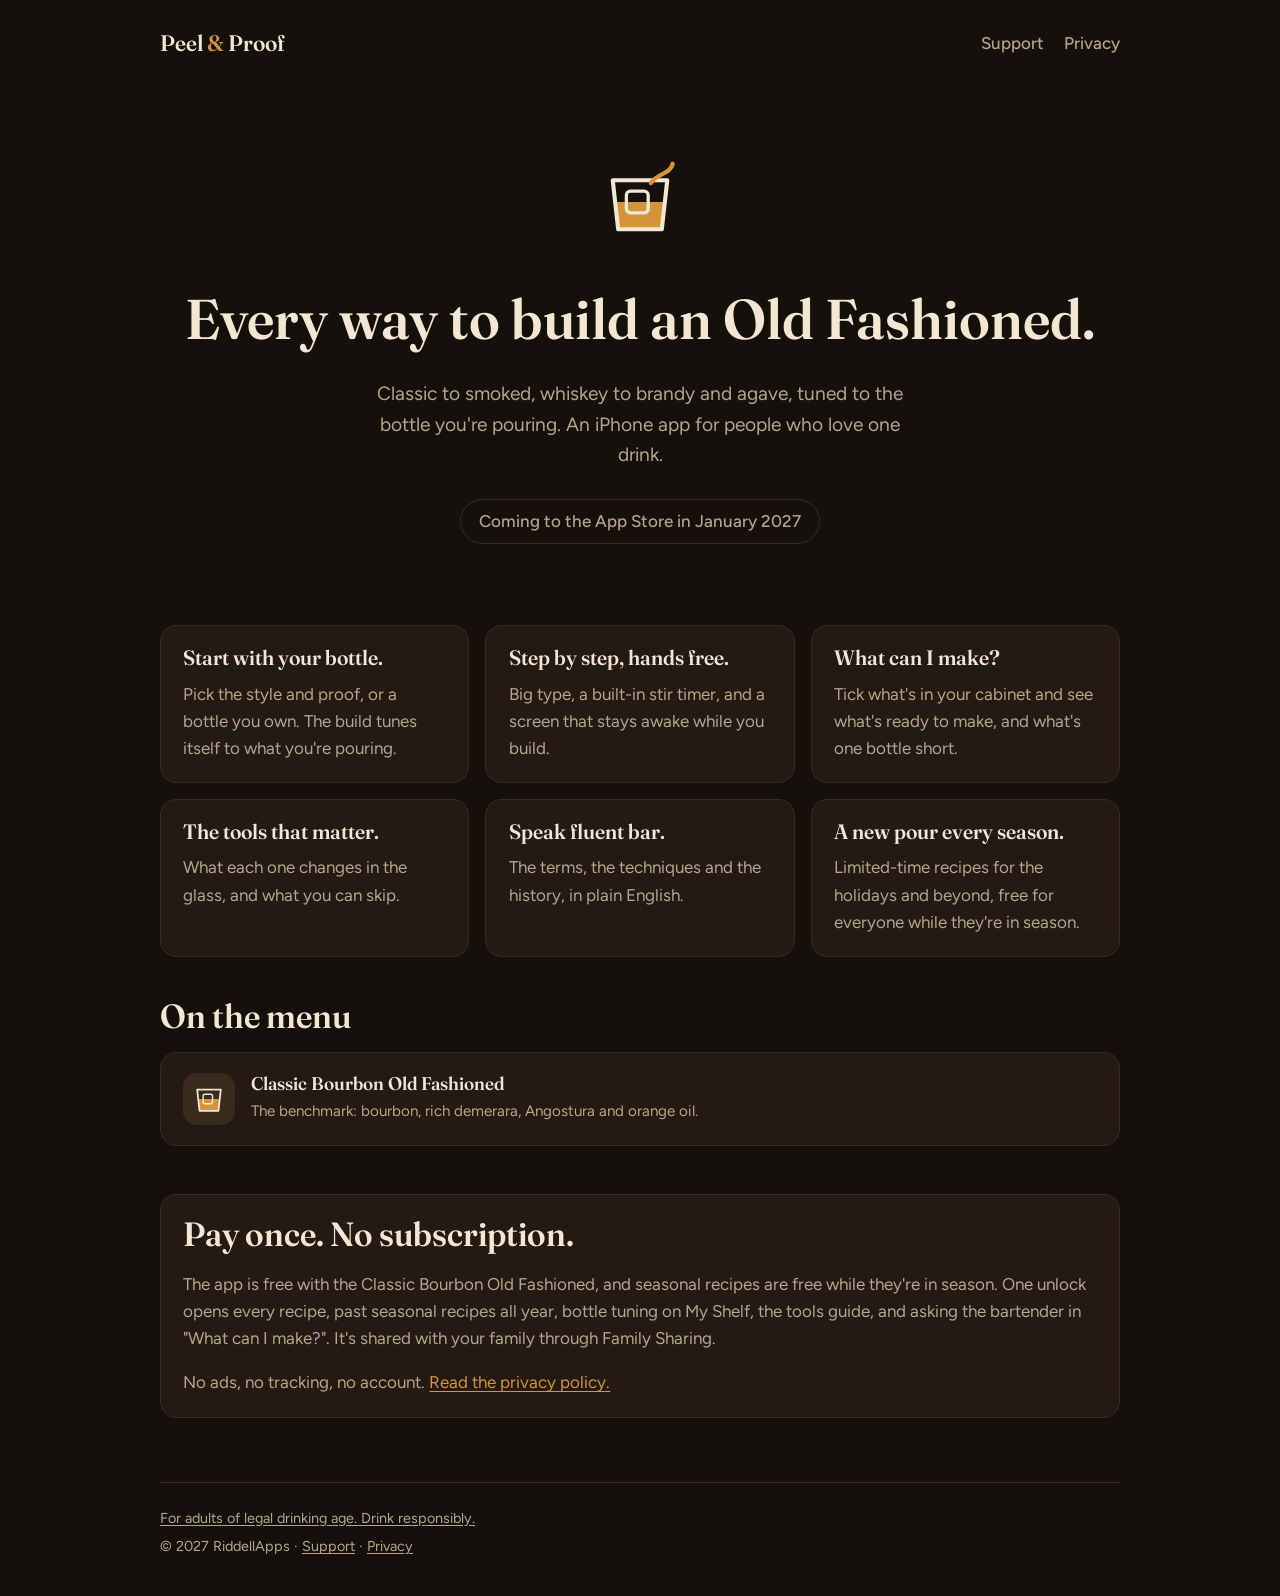
<file: index.html>
<!doctype html>
<html lang="en">
<head>
  <meta charset="utf-8">
  <meta name="viewport" content="width=device-width, initial-scale=1, viewport-fit=cover">
  <meta http-equiv="Content-Security-Policy" content="default-src 'self'; img-src 'self' data:; style-src 'self'; font-src 'self'; script-src 'none'; base-uri 'none'; form-action 'none'">
  <meta name="referrer" content="no-referrer">
  <meta name="color-scheme" content="dark">
  <meta name="theme-color" content="#15100C">
  <title>Peel &amp; Proof · Built the Old Fashioned Way</title>
  <meta name="description" content="Every way to build an Old Fashioned, tuned to the bottle you&#x27;re pouring. An iPhone app. Pay once, no subscription, no ads, no tracking.">
  <link rel="canonical" href="https://peelandproof.riddellapps.com/">
  <link rel="icon" href="./assets/favicon.svg" type="image/svg+xml">
  <link rel="stylesheet" href="./assets/tokens.css">
  <link rel="stylesheet" href="./assets/site.css">
</head>
<body>
  <header class="site-header">
    <a class="wordmark" href="./">Peel <span>&amp;</span> Proof</a>
    <nav aria-label="Site">
      <a href="./support/">Support</a>
      <a href="./privacy/">Privacy</a>
    </nav>
  </header>
  <main>
    <section class="hero">
      <svg class="hero-glass" viewBox="0 0 44 44" role="img" aria-label="An Old Fashioned in a rocks glass"><polygon class="glass-liquid" points="12.9,22 31.1,22 30,32 14,32"/><polygon class="glass-outline" points="12,14 32,14 30,32 14,32"/><rect class="glass-cube" x="17" y="18" width="8" height="8" rx="1.5"/><path class="glass-peel" d="M26 15 C 29 11, 33 12, 34 8"/></svg>
      <h1>Every way to build an Old Fashioned.</h1>
      <p class="lede">Classic to smoked, whiskey to brandy and agave, tuned to the bottle you're pouring.
        An iPhone app for people who love one drink.</p>
      <p class="soon">Coming to the App Store in January 2027</p>
    </section>

    <section class="features" aria-labelledby="features-heading">
      <h2 id="features-heading" class="visually-hidden">What it does</h2>
      <article class="card">
        <h3>Start with your bottle.</h3>
        <p>Pick the style and proof, or a bottle you own. The build tunes itself to what you're pouring.</p>
      </article>
      <article class="card">
        <h3>Step by step, hands free.</h3>
        <p>Big type, a built-in stir timer, and a screen that stays awake while you build.</p>
      </article>
      <article class="card">
        <h3>What can I make?</h3>
        <p>Tick what's in your cabinet and see what's ready to make, and what's one bottle short.</p>
      </article>
      <article class="card">
        <h3>The tools that matter.</h3>
        <p>What each one changes in the glass, and what you can skip.</p>
      </article>
      <article class="card">
        <h3>Speak fluent bar.</h3>
        <p>The terms, the techniques and the history, in plain English.</p>
      </article>
      <article class="card">
        <h3>A new pour every season.</h3>
        <p>Limited-time recipes for the holidays and beyond, free for everyone while they're in season.</p>
      </article>
    </section>

    <section aria-labelledby="recipes-heading">
      <h2 id="recipes-heading">On the menu</h2>
      <ul class="recipes">
        <li class="card"><svg class="recipe-glass" viewBox="0 0 44 44" aria-hidden="true"><polygon class="glass-liquid" points="12.9,22 31.1,22 30,32 14,32"/><polygon class="glass-outline" points="12,14 32,14 30,32 14,32"/><rect class="glass-cube" x="17" y="18" width="8" height="8" rx="1.5"/></svg><div><h3>Classic Bourbon Old Fashioned</h3><p>The benchmark: bourbon, rich demerara, Angostura and orange oil.</p></div></li>
      </ul>
    </section>

    <section class="price card" aria-labelledby="price-heading">
      <h2 id="price-heading">Pay once. No subscription.</h2>
      <p>The app is free with the Classic Bourbon Old Fashioned, and seasonal recipes are free while
        they're in season. One unlock opens every recipe, past seasonal recipes all year, bottle
        tuning on My Shelf, the tools guide, and asking the bartender in "What can I make?".
        It's shared with your family through Family Sharing.</p>
      <p>No ads, no tracking, no account. <a href="privacy/">Read the privacy policy.</a></p>
    </section>
  </main>
  <footer class="site-footer">
    <p><a href="./responsibly/">For adults of legal drinking age. Drink responsibly.</a></p>
    <p>© 2027 RiddellApps · <a href="./support/">Support</a> · <a href="./privacy/">Privacy</a></p>
  </footer>
</body>
</html>
</file>
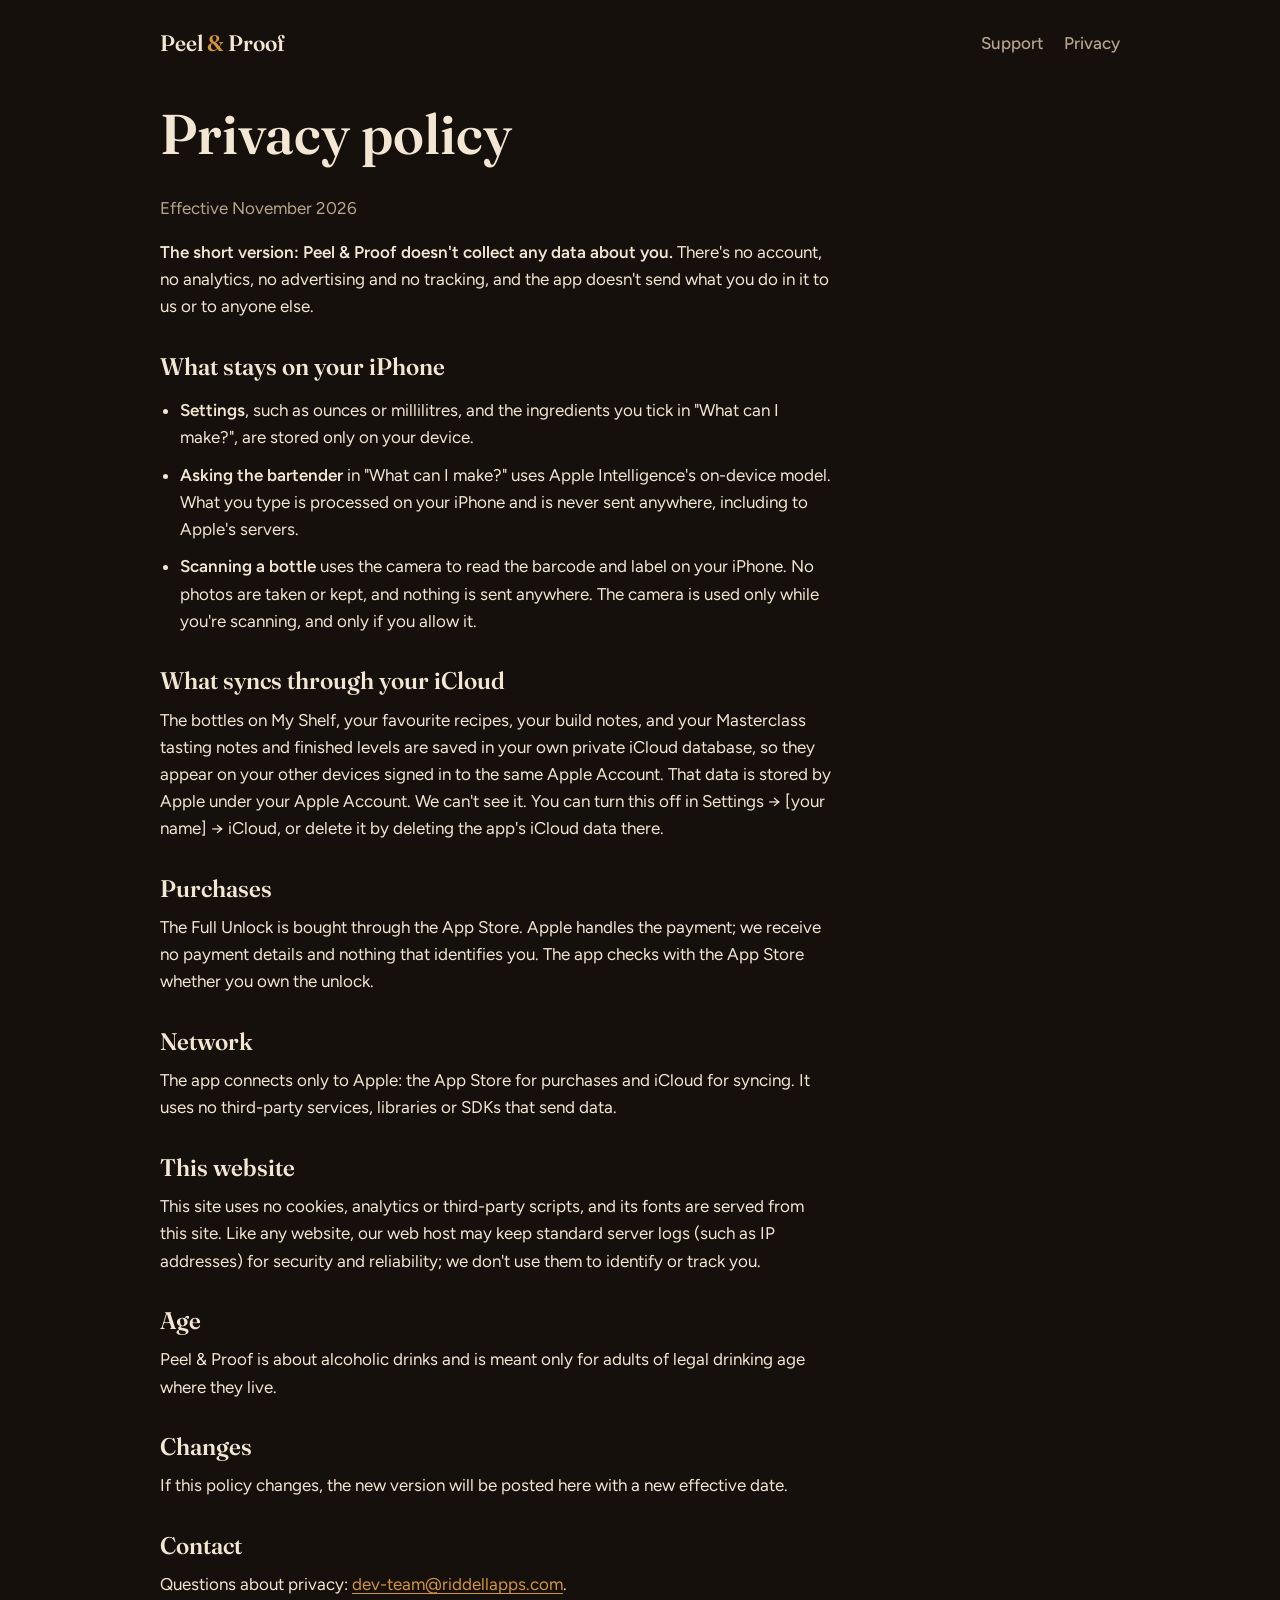
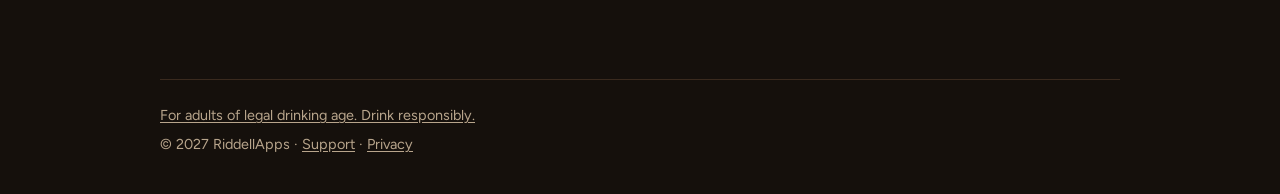
<file: privacy/index.html>
<!doctype html>
<html lang="en">
<head>
  <meta charset="utf-8">
  <meta name="viewport" content="width=device-width, initial-scale=1, viewport-fit=cover">
  <meta http-equiv="Content-Security-Policy" content="default-src 'self'; img-src 'self' data:; style-src 'self'; font-src 'self'; script-src 'none'; base-uri 'none'; form-action 'none'">
  <meta name="referrer" content="no-referrer">
  <meta name="color-scheme" content="dark">
  <meta name="theme-color" content="#15100C">
  <title>Privacy · Peel &amp; Proof</title>
  <meta name="description" content="Peel &amp; Proof collects no data. What stays on your iPhone, what Apple handles, and how to reach us.">
  <link rel="canonical" href="https://peelandproof.riddellapps.com/privacy/">
  <link rel="icon" href="../assets/favicon.svg" type="image/svg+xml">
  <link rel="stylesheet" href="../assets/tokens.css">
  <link rel="stylesheet" href="../assets/site.css">
</head>
<body>
  <header class="site-header">
    <a class="wordmark" href="../">Peel <span>&amp;</span> Proof</a>
    <nav aria-label="Site">
      <a href="../support/">Support</a>
      <a href="../privacy/">Privacy</a>
    </nav>
  </header>
  <main>
    <article class="prose">
      <h1>Privacy policy</h1>
      <p class="meta">Effective November 2026</p>

      <p><strong>The short version: Peel &amp; Proof doesn't collect any data about you.</strong> There's
        no account, no analytics, no advertising and no tracking, and the app doesn't send what you do in
        it to us or to anyone else.</p>

      <h2>What stays on your iPhone</h2>
      <ul>
        <li><strong>Settings</strong>, such as ounces or millilitres, and the ingredients you tick in
          "What can I make?", are stored only on your device.</li>
        <li><strong>Asking the bartender</strong> in "What can I make?" uses Apple Intelligence's
          on-device model. What you type is processed on your iPhone and is never sent anywhere,
          including to Apple's servers.</li>
        <li><strong>Scanning a bottle</strong> uses the camera to read the barcode and label on your
          iPhone. No photos are taken or kept, and nothing is sent anywhere. The camera is used only
          while you're scanning, and only if you allow it.</li>
      </ul>

      <h2>What syncs through your iCloud</h2>
      <p>The bottles on My Shelf, your favourite recipes, your build notes, and your Masterclass tasting
        notes and finished levels are saved in your own private iCloud database, so they appear on your other devices signed in to the same Apple
        Account. That data is stored by Apple under your Apple Account. We can't see it. You can turn
        this off in Settings → [your name] → iCloud, or delete it by deleting the app's iCloud data there.</p>

      <h2>Purchases</h2>
      <p>The Full Unlock is bought through the App Store. Apple handles the payment; we receive no payment
        details and nothing that identifies you. The app checks with the App Store whether you own the unlock.</p>

      <h2>Network</h2>
      <p>The app connects only to Apple: the App Store for purchases and iCloud for syncing. It uses no
        third-party services, libraries or SDKs that send data.</p>

      <h2>This website</h2>
      <p>This site uses no cookies, analytics or third-party scripts, and its fonts are served from this
        site. Like any website, our web host may keep standard server logs (such as IP addresses) for
        security and reliability; we don't use them to identify or track you.</p>

      <h2>Age</h2>
      <p>Peel &amp; Proof is about alcoholic drinks and is meant only for adults of legal drinking age
        where they live.</p>

      <h2>Changes</h2>
      <p>If this policy changes, the new version will be posted here with a new effective date.</p>

      <h2>Contact</h2>
      <p>Questions about privacy: <a href="mailto:dev-team@riddellapps.com">dev-team@riddellapps.com</a>.</p>
    </article>
  </main>
  <footer class="site-footer">
    <p><a href="../responsibly/">For adults of legal drinking age. Drink responsibly.</a></p>
    <p>© 2027 RiddellApps · <a href="../support/">Support</a> · <a href="../privacy/">Privacy</a></p>
  </footer>
</body>
</html>
</file>
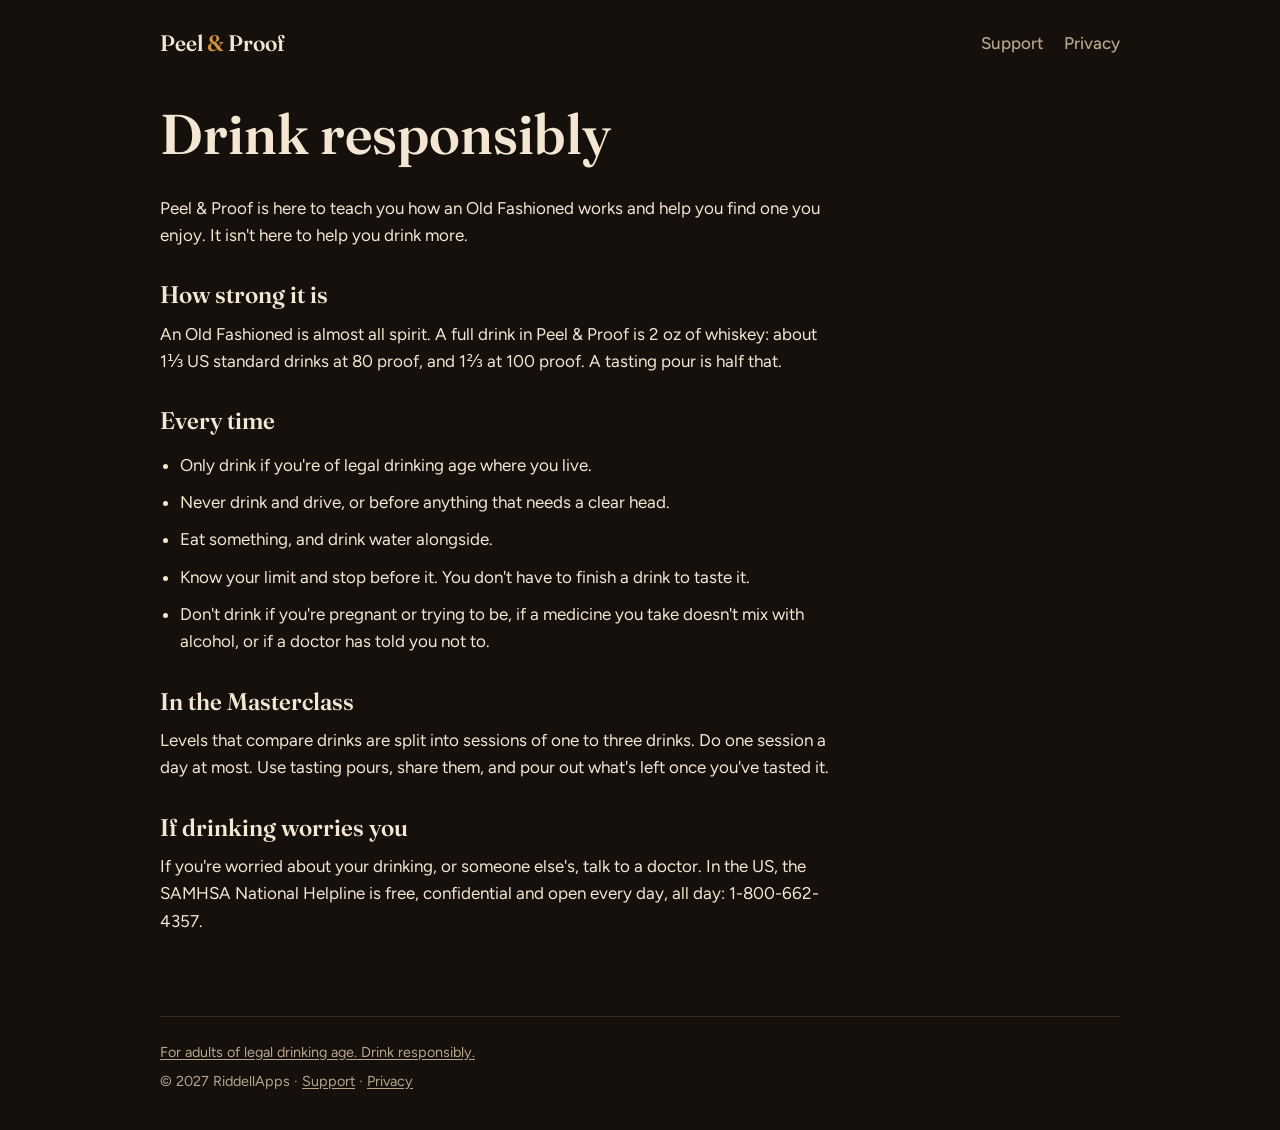
<file: responsibly/index.html>
<!doctype html>
<html lang="en">
<head>
  <meta charset="utf-8">
  <meta name="viewport" content="width=device-width, initial-scale=1, viewport-fit=cover">
  <meta http-equiv="Content-Security-Policy" content="default-src 'self'; img-src 'self' data:; style-src 'self'; font-src 'self'; script-src 'none'; base-uri 'none'; form-action 'none'">
  <meta name="referrer" content="no-referrer">
  <meta name="color-scheme" content="dark">
  <meta name="theme-color" content="#15100C">
  <title>Drink responsibly · Peel &amp; Proof</title>
  <meta name="description" content="Peel &amp; Proof teaches how an Old Fashioned works. It isn&#x27;t here to help you drink more.">
  <link rel="canonical" href="https://peelandproof.riddellapps.com/responsibly/">
  <link rel="icon" href="../assets/favicon.svg" type="image/svg+xml">
  <link rel="stylesheet" href="../assets/tokens.css">
  <link rel="stylesheet" href="../assets/site.css">
</head>
<body>
  <header class="site-header">
    <a class="wordmark" href="../">Peel <span>&amp;</span> Proof</a>
    <nav aria-label="Site">
      <a href="../support/">Support</a>
      <a href="../privacy/">Privacy</a>
    </nav>
  </header>
  <main>
    <article class="prose">
      <h1>Drink responsibly</h1>
      <p>Peel &amp; Proof is here to teach you how an Old Fashioned works and help you find one you enjoy. It isn't here to help you drink more.</p>
      <h2>How strong it is</h2>
      <p>An Old Fashioned is almost all spirit. A full drink in Peel &amp; Proof is 2 oz of whiskey: about 1⅓ US standard drinks at 80 proof, and 1⅔ at 100 proof. A tasting pour is half that.</p>
      <h2>Every time</h2>
      <ul>
        <li>Only drink if you're of legal drinking age where you live.</li>
        <li>Never drink and drive, or before anything that needs a clear head.</li>
        <li>Eat something, and drink water alongside.</li>
        <li>Know your limit and stop before it. You don't have to finish a drink to taste it.</li>
        <li>Don't drink if you're pregnant or trying to be, if a medicine you take doesn't mix with alcohol, or if a doctor has told you not to.</li>
      </ul>
      <h2>In the Masterclass</h2>
      <p>Levels that compare drinks are split into sessions of one to three drinks. Do one session a day at most. Use tasting pours, share them, and pour out what's left once you've tasted it.</p>
      <h2>If drinking worries you</h2>
      <p>If you're worried about your drinking, or someone else's, talk to a doctor. In the US, the SAMHSA National Helpline is free, confidential and open every day, all day: 1-800-662-4357.</p>
    </article>
  </main>
  <footer class="site-footer">
    <p><a href="../responsibly/">For adults of legal drinking age. Drink responsibly.</a></p>
    <p>© 2027 RiddellApps · <a href="../support/">Support</a> · <a href="../privacy/">Privacy</a></p>
  </footer>
</body>
</html>
</file>
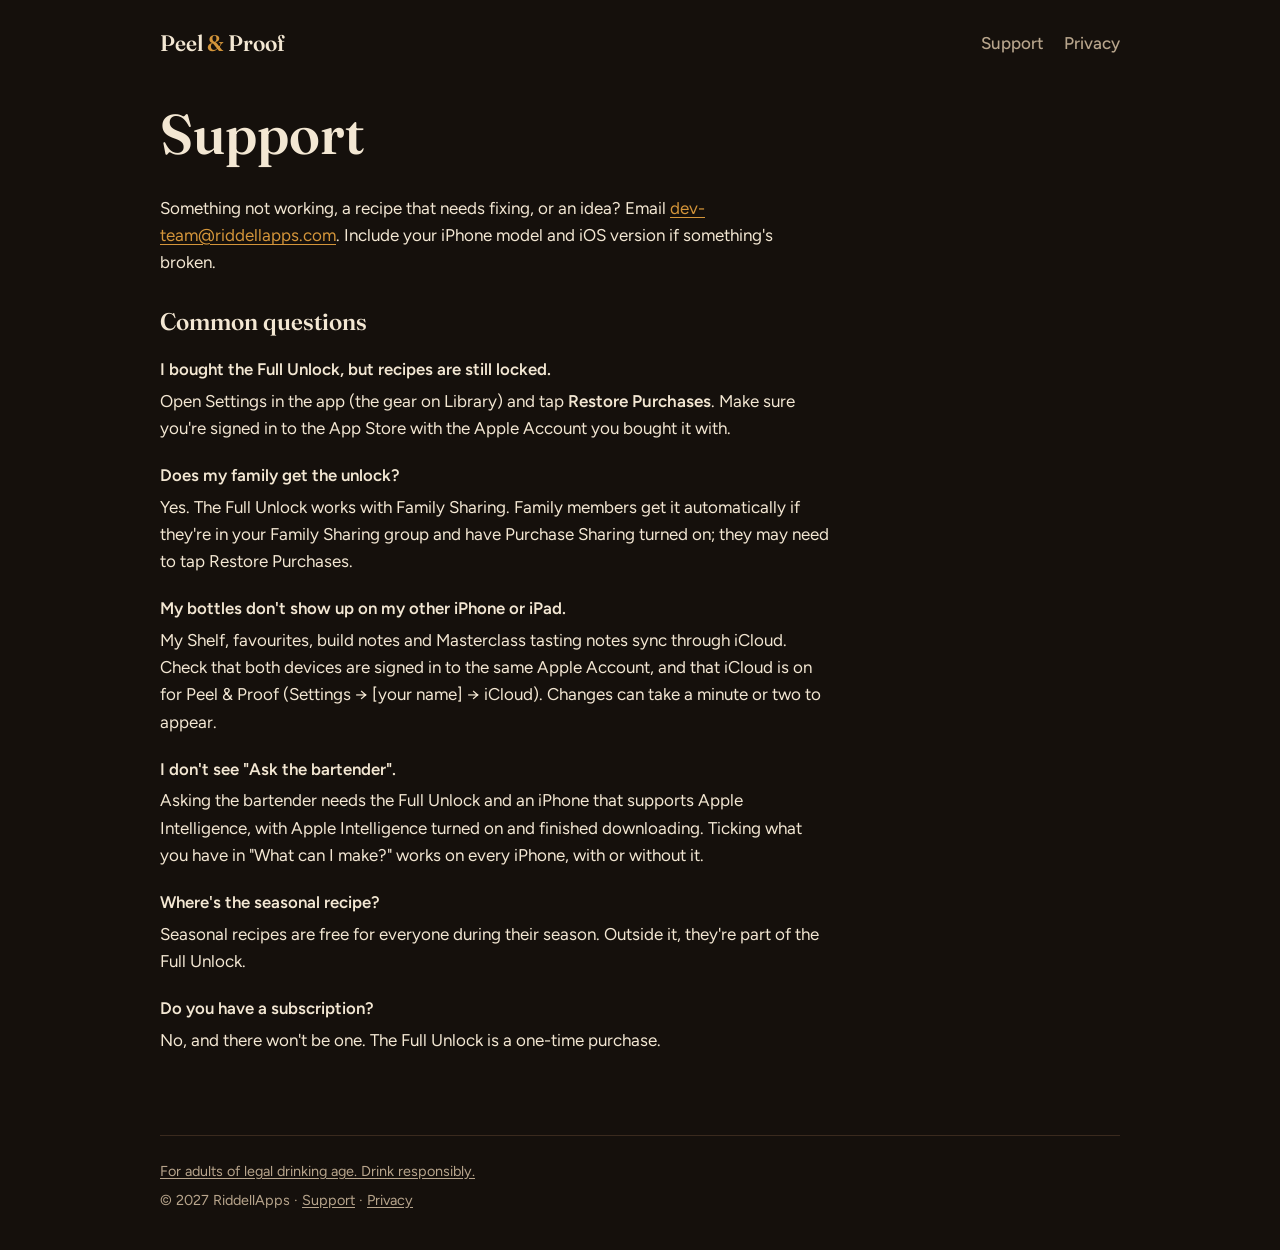
<file: support/index.html>
<!doctype html>
<html lang="en">
<head>
  <meta charset="utf-8">
  <meta name="viewport" content="width=device-width, initial-scale=1, viewport-fit=cover">
  <meta http-equiv="Content-Security-Policy" content="default-src 'self'; img-src 'self' data:; style-src 'self'; font-src 'self'; script-src 'none'; base-uri 'none'; form-action 'none'">
  <meta name="referrer" content="no-referrer">
  <meta name="color-scheme" content="dark">
  <meta name="theme-color" content="#15100C">
  <title>Support · Peel &amp; Proof</title>
  <meta name="description" content="Help with Peel &amp; Proof: restoring the Full Unlock, Family Sharing, iCloud sync and What can I make?.">
  <link rel="canonical" href="https://peelandproof.riddellapps.com/support/">
  <link rel="icon" href="../assets/favicon.svg" type="image/svg+xml">
  <link rel="stylesheet" href="../assets/tokens.css">
  <link rel="stylesheet" href="../assets/site.css">
</head>
<body>
  <header class="site-header">
    <a class="wordmark" href="../">Peel <span>&amp;</span> Proof</a>
    <nav aria-label="Site">
      <a href="../support/">Support</a>
      <a href="../privacy/">Privacy</a>
    </nav>
  </header>
  <main>
    <article class="prose">
      <h1>Support</h1>
      <p>Something not working, a recipe that needs fixing, or an idea? Email
        <a href="mailto:dev-team@riddellapps.com">dev-team@riddellapps.com</a>. Include your iPhone model and iOS version
        if something's broken.</p>

      <h2>Common questions</h2>

      <h3>I bought the Full Unlock, but recipes are still locked.</h3>
      <p>Open Settings in the app (the gear on Library) and tap <strong>Restore Purchases</strong>. Make sure
        you're signed in to the App Store with the Apple Account you bought it with.</p>

      <h3>Does my family get the unlock?</h3>
      <p>Yes. The Full Unlock works with Family Sharing. Family members get it automatically if they're in
        your Family Sharing group and have Purchase Sharing turned on; they may need to tap Restore Purchases.</p>

      <h3>My bottles don't show up on my other iPhone or iPad.</h3>
      <p>My Shelf, favourites, build notes and Masterclass tasting notes sync through iCloud. Check that both devices are signed in to
        the same Apple Account, and that iCloud is on for Peel &amp; Proof (Settings → [your name] → iCloud).
        Changes can take a minute or two to appear.</p>

      <h3>I don't see "Ask the bartender".</h3>
      <p>Asking the bartender needs the Full Unlock and an iPhone that supports Apple Intelligence, with
        Apple Intelligence turned on and finished downloading. Ticking what you have in
        "What can I make?" works on every iPhone, with or without it.</p>

      <h3>Where's the seasonal recipe?</h3>
      <p>Seasonal recipes are free for everyone during their season. Outside it, they're part of the
        Full Unlock.</p>

      <h3>Do you have a subscription?</h3>
      <p>No, and there won't be one. The Full Unlock is a one-time purchase.</p>
    </article>
  </main>
  <footer class="site-footer">
    <p><a href="../responsibly/">For adults of legal drinking age. Drink responsibly.</a></p>
    <p>© 2027 RiddellApps · <a href="../support/">Support</a> · <a href="../privacy/">Privacy</a></p>
  </footer>
</body>
</html>
</file>
<file: assets/tokens.css>
/* Generated from design/tokens.json by scripts/build_tokens.py. Do not edit. */
:root {
  --color-barrel-char: #15100C;
  --color-charred-oak: #241A13;
  --color-toasted-oak: #3A2A1E;
  --color-amber: #D4953A;
  --color-cherry: #9E2F2A;
  --color-cream: #F3E7D3;
  --color-parchment: #B8A58C;
  --font-display: 'Fraunces', Georgia, serif;
  --font-body: 'Figtree', system-ui, sans-serif;
  --radius-chip: 999px;
  --radius-control: 14px;
  --radius-card: 16px;
  --radius-sheet: 44px;
}
</file>
<file: assets/site.css>
/* Peel & Proof site. Colors, fonts and radii come only from tokens.css (design/tokens.json). */

@font-face { font-family: 'Fraunces'; src: url('fonts/Fraunces_72pt-SemiBold.ttf') format('truetype'); font-weight: 600; font-display: swap; }
@font-face { font-family: 'Figtree'; src: url('fonts/Figtree-Regular.ttf') format('truetype'); font-weight: 400; font-display: swap; }
@font-face { font-family: 'Figtree'; src: url('fonts/Figtree-Medium.ttf') format('truetype'); font-weight: 500; font-display: swap; }
@font-face { font-family: 'Figtree'; src: url('fonts/Figtree-SemiBold.ttf') format('truetype'); font-weight: 600; font-display: swap; }

*, *::before, *::after { box-sizing: border-box; }

html { color-scheme: dark; -webkit-text-size-adjust: 100%; }

body {
  margin: 0;
  min-height: 100vh;
  display: flex;
  flex-direction: column;
  background: var(--color-barrel-char);
  color: var(--color-cream);
  font: 400 1.0625rem/1.6 var(--font-body);
  padding-inline: max(20px, env(safe-area-inset-left), env(safe-area-inset-right));
}

main { flex: 1; width: 100%; max-width: 60rem; margin: 0 auto; padding-block: 1rem 4rem; }

h1, h2, h3 { font-family: var(--font-display); font-weight: 600; line-height: 1.15; margin: 0 0 0.5em; }
h1 { font-size: clamp(2.25rem, 6vw, 3.5rem); }
h2 { font-size: clamp(1.6rem, 4vw, 2.1rem); margin-top: 2.5rem; }
h3 { font-size: 1.3rem; }
p { margin: 0 0 1em; }

a { color: var(--color-amber); text-underline-offset: 0.15em; }
a:hover { color: var(--color-cream); }
:focus-visible { outline: 3px solid var(--color-amber); outline-offset: 3px; border-radius: 4px; }

.visually-hidden {
  position: absolute; width: 1px; height: 1px; padding: 0; margin: -1px;
  overflow: hidden; clip: rect(0 0 0 0); white-space: nowrap; border: 0;
}

/* Header and footer */
.site-header {
  width: 100%; max-width: 60rem; margin: 0 auto;
  display: flex; flex-wrap: wrap; gap: 0.5rem 1.5rem; align-items: center; justify-content: space-between;
  padding-block: max(1.25rem, env(safe-area-inset-top)) 1.25rem;
}
.wordmark { font: 600 1.4rem var(--font-display); color: var(--color-cream); text-decoration: none; }
.wordmark span { color: var(--color-amber); }
.site-header nav { display: flex; gap: 1.25rem; }
.site-header nav a { color: var(--color-parchment); text-decoration: none; font-weight: 500; padding-block: 0.6rem; }
.site-header nav a:hover { color: var(--color-cream); }

.site-footer {
  width: 100%; max-width: 60rem; margin: 0 auto;
  border-top: 1px solid var(--color-toasted-oak);
  padding-block: 1.5rem max(2rem, env(safe-area-inset-bottom));
  color: var(--color-parchment); font-size: 0.9rem;
}
.site-footer p { margin: 0 0 0.4em; }
.site-footer a { color: var(--color-parchment); }

/* Cards */
.card {
  background: var(--color-charred-oak);
  border: 1px solid var(--color-toasted-oak);
  border-radius: var(--radius-card);
  padding: 1.25rem 1.4rem;
}
.card p:last-child { margin-bottom: 0; }

/* Home */
.hero { text-align: center; padding-block: 2.5rem 1rem; }
.hero .lede { color: var(--color-parchment); font-size: 1.2rem; max-width: 34rem; margin: 0 auto 1.75rem; }
.hero-glass { width: 120px; height: 120px; margin-bottom: 1rem; }

.glass-liquid { fill: var(--color-amber); }
.glass-outline { fill: none; stroke: var(--color-cream); stroke-width: 1.5; stroke-linejoin: round; }
.glass-cube { fill: none; stroke: var(--color-cream); stroke-width: 1.2; }
.glass-peel { fill: none; stroke: var(--color-amber); stroke-width: 1.6; stroke-linecap: round; }

.button {
  display: inline-block; min-height: 44px;
  background: var(--color-amber); color: var(--color-barrel-char);
  font-weight: 600; text-decoration: none;
  padding: 0.75rem 1.5rem; border-radius: var(--radius-control);
}
.button:hover { color: var(--color-barrel-char); filter: brightness(1.08); }
.soon { display: inline-block; color: var(--color-parchment); border: 1px solid var(--color-toasted-oak);
  border-radius: var(--radius-chip); padding: 0.5rem 1.1rem; font-weight: 500; }

.features { display: grid; grid-template-columns: repeat(auto-fit, minmax(16rem, 1fr)); gap: 1rem; margin-top: 3rem; }
.features h3 { color: var(--color-cream); }
.features p { color: var(--color-parchment); }

.recipes { list-style: none; padding: 0; margin: 0; display: grid; grid-template-columns: repeat(auto-fit, minmax(16rem, 1fr)); gap: 1rem; }
.recipes li { display: flex; gap: 1rem; align-items: flex-start; }
.recipes .recipe-glass { flex: none; width: 52px; height: 52px; background: var(--color-toasted-oak); border-radius: 14px; }
.recipes h3 { font-size: 1.15rem; margin-bottom: 0.25em; }
.recipes p { color: var(--color-parchment); font-size: 0.95rem; margin: 0; }
.recipes .credit { font-size: 0.85rem; margin-top: 0.35em; }

.price { margin-top: 3rem; }
.price h2 { margin-top: 0; }
.price p { color: var(--color-parchment); }

/* Privacy, support */
.prose { max-width: 42rem; }
.prose .meta { color: var(--color-parchment); }
.prose h2 { font-size: 1.5rem; margin-top: 2rem; }
.prose h3 { font-family: var(--font-body); font-size: 1.05rem; margin-top: 1.5rem; }
.prose ul { padding-left: 1.25rem; }
.prose li { margin-bottom: 0.6em; }
</file>
